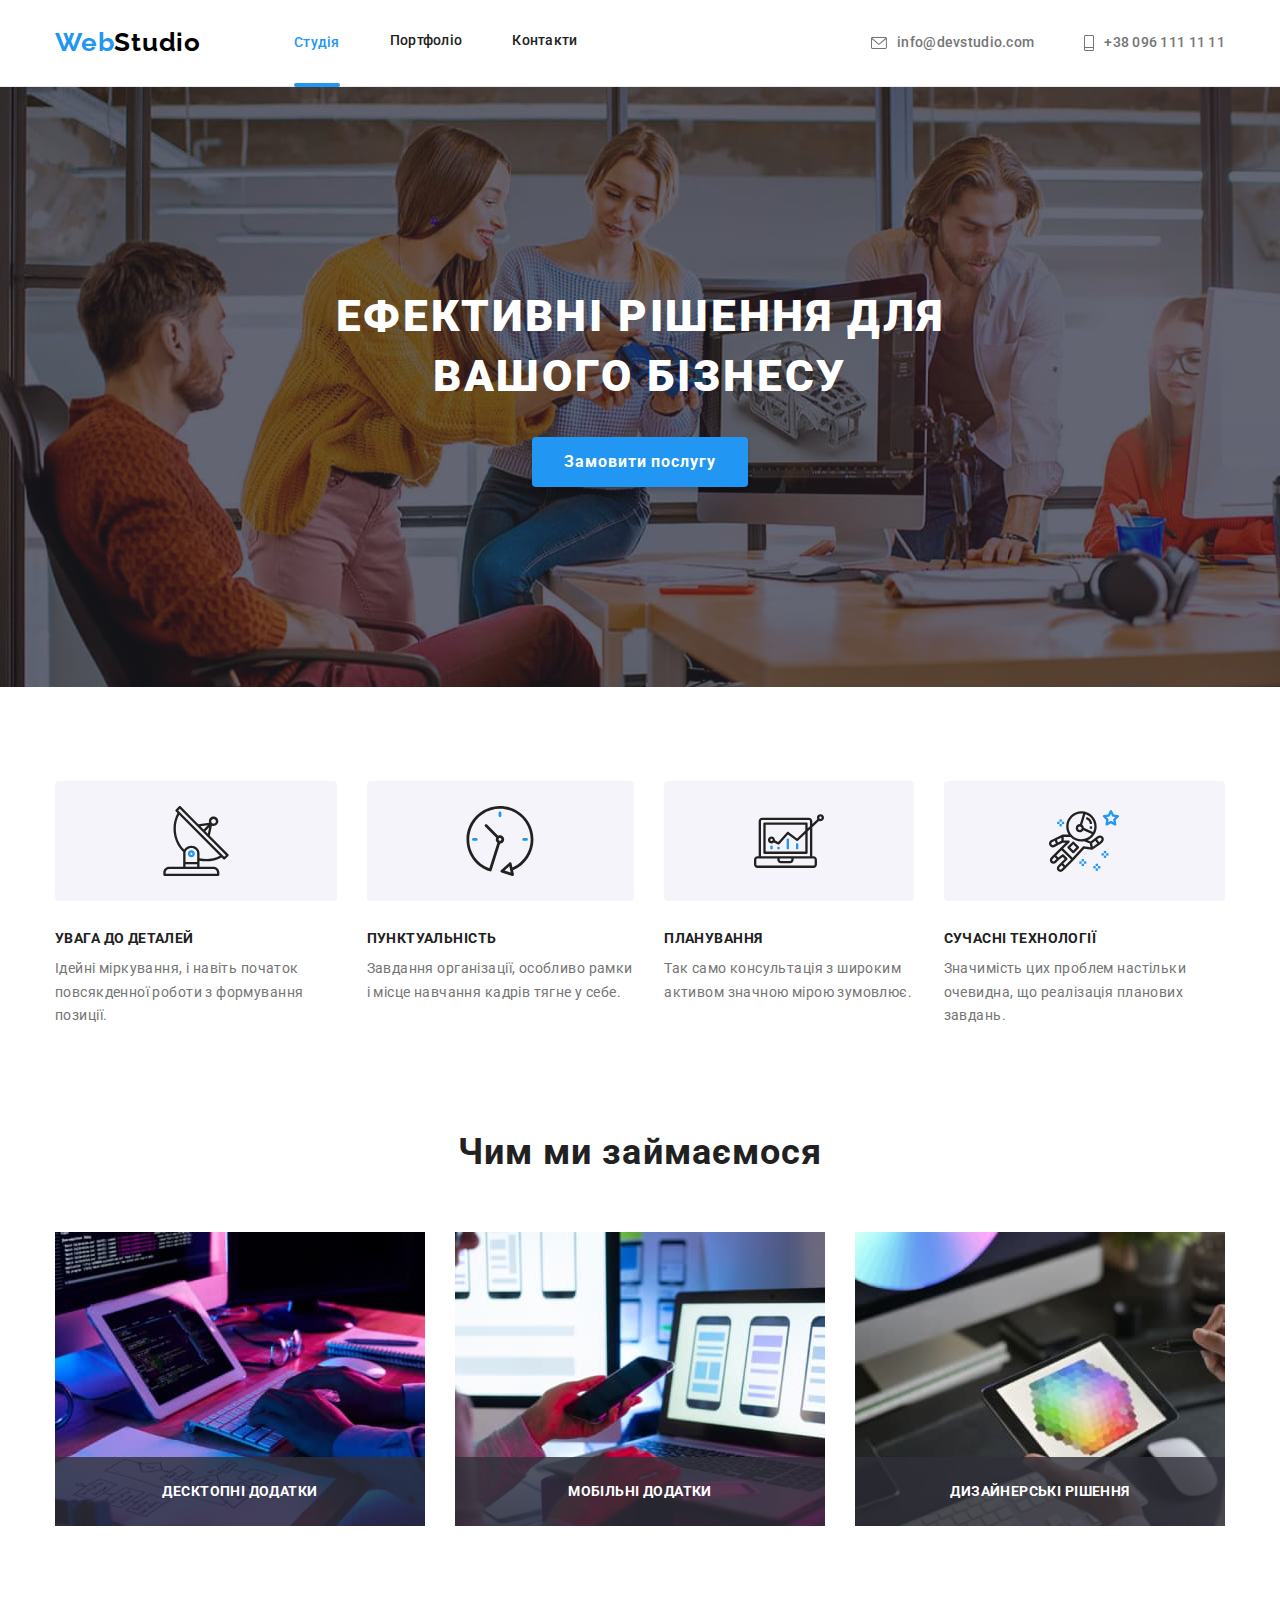
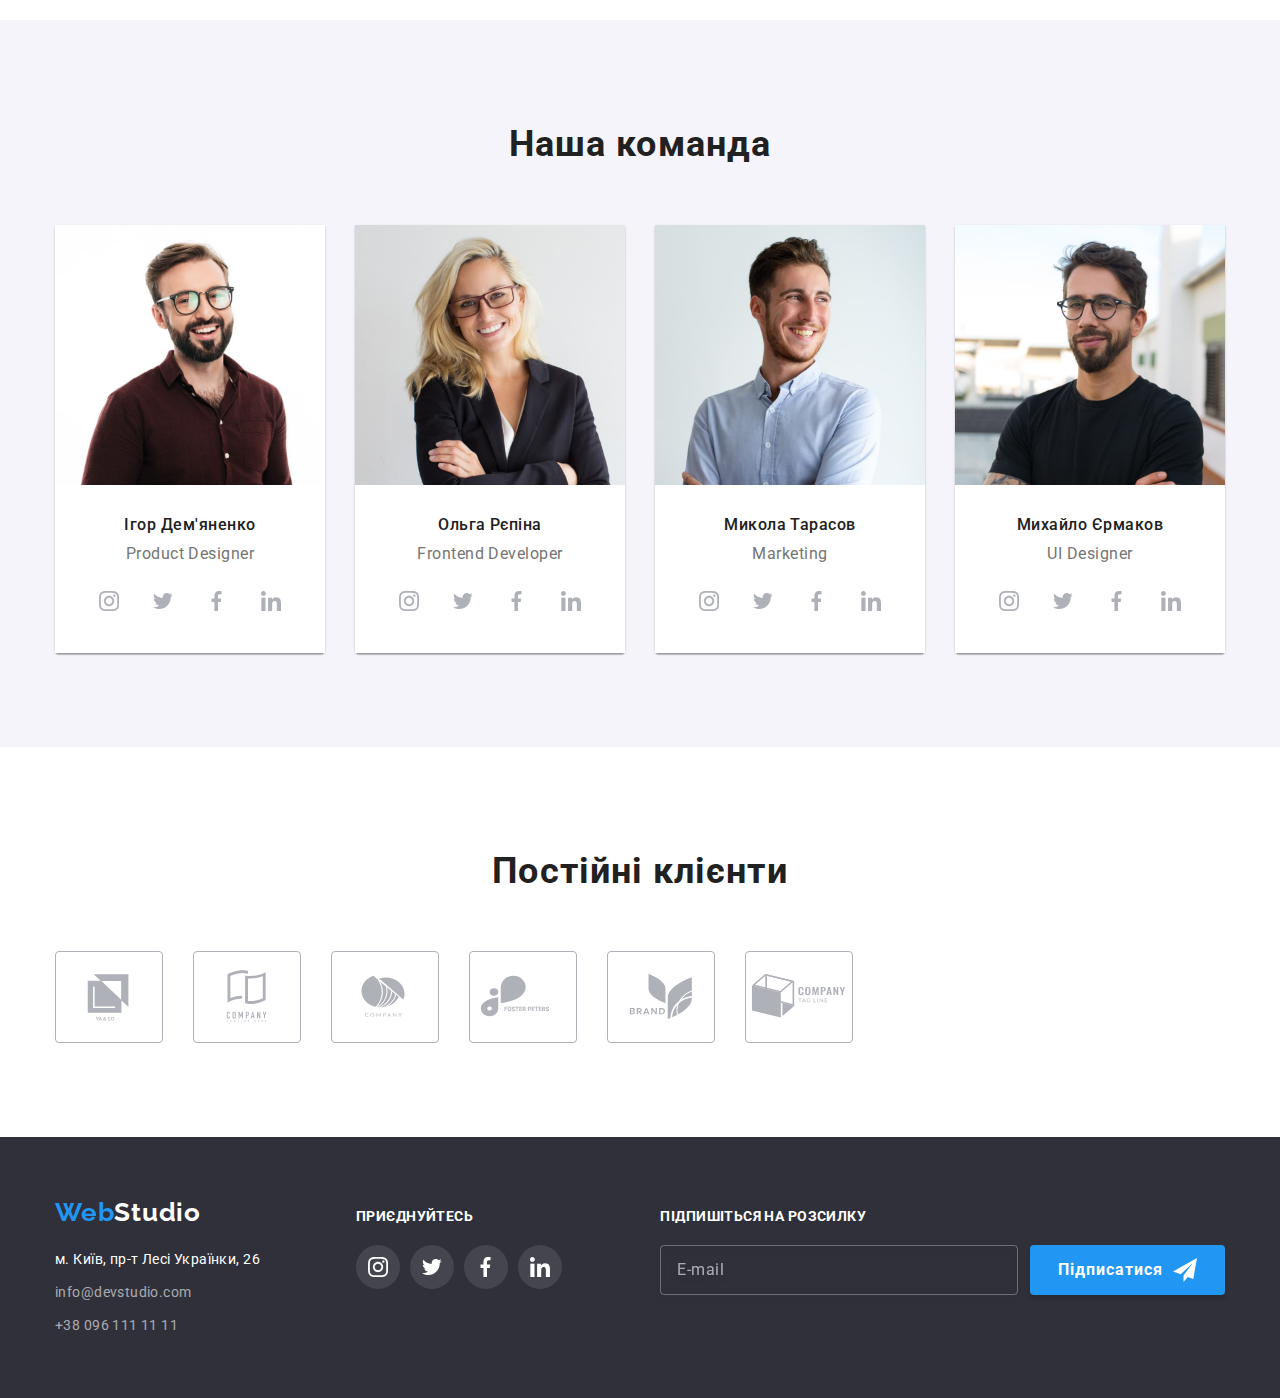
<file: index.html>
<!DOCTYPE html>
<html lang="uk">
  <head>
    <meta charset="UTF-8" />
    <meta http-equiv="X-UA-Compatible" content="IE=edge" />
    <meta name="viewport" content="width=device-width, initial-scale=1.0" />
    <link rel="preconnect" href="https://fonts.googleapis.com" />
    <link rel="preconnect" href="https://fonts.gstatic.com" crossorigin />
    <link
      href="https://fonts.googleapis.com/css2?family=Raleway:wght@700&family=Roboto:wght@400;500;700;900&display=swap"
      rel="stylesheet"
    />
    <link
      rel="stylesheet"
      href="https://cdnjs.cloudflare.com/ajax/libs/modern-normalize/1.1.0/modern-normalize.min.css"
    />
    <link rel="stylesheet" href="./css/styles.css" />
    <title>Студія</title>
  </head>
  <body>
    <header class="header-section">
      <div class="container flex-container">
        <a class="logo" href="./index.html"><span>Web</span>Studio</a>
        <nav>
          <ul class="site-nav list">
            <li><a class="link current-page" href="./index.html">Студія</a></li>
            <li><a class="link" href="./portfolio.html">Портфоліо</a></li>
            <li><a class="link" href="">Контакти</a></li>
          </ul>
        </nav>

        <ul class="contact-list list">
          <li>
            <a class="link" href="mailto:info@devstudio.com">
              <svg class="icon icon-envelope">
                <use href="./images/icons.svg#icon-envelope"></use>
              </svg>
              <span>info@devstudio.com</span>
            </a>
          </li>
          <li>
            <a class="link" href="tel:+380961111111">
              <svg class="icon icon-telephone">
                <use href="./images/icons.svg#icon-telephone"></use>
              </svg>
              <span>+38 096 111 11 11</span>
            </a>
          </li>
        </ul>
      </div>
    </header>
    <main>
      <section class="hero-section">
        <div class="container">
          <h1 class="hero-title">Ефективні рішення для <br />вашого бізнесу</h1>
          <button class="hero-button" type="button" data-modal-open>Замовити послугу</button>
        </div>
      </section>

      <section class="advantages-section">
        <div class="container">
          <h2 class="section-title title visually-hidden">Наші переваги</h2>
          <ul class="advantages-list list">
            <li class="advantages-item">
              <div class="icon-container">
                <svg class="icon icon-antenna">
                  <use href="./images/icons.svg#icon-antenna"></use>
                </svg>
              </div>
              <h3 class="title">УВАГА ДО ДЕТАЛЕЙ</h3>
              <p>Ідейні міркування, і навіть початок повсякденної роботи з формування позиції.</p>
            </li>
            <li class="advantages-item">
              <div class="icon-container">
                <svg class="icon">
                  <use href="./images/icons.svg#icon-clock"></use>
                </svg>
              </div>
              <h3 class="title">ПУНКТУАЛЬНІСТЬ</h3>
              <p>Завдання організації, особливо рамки і місце навчання кадрів тягне у себе.</p>
            </li>
            <li class="advantages-item">
              <div class="icon-container">
                <svg class="icon">
                  <use href="./images/icons.svg#icon-diagram"></use>
                </svg>
              </div>
              <h3 class="title">ПЛАНУВАННЯ</h3>
              <p>Так само консультація з широким активом значною мірою зумовлює.</p>
            </li>
            <li class="advantages-item">
              <div class="icon-container">
                <svg class="icon">
                  <use href="./images/icons.svg#icon-astronaut"></use>
                </svg>
              </div>
              <h3 class="title">СУЧАСНІ ТЕХНОЛОГІЇ</h3>
              <p>Значимість цих проблем настільки очевидна, що реалізація планових завдань.</p>
            </li>
          </ul>
        </div>
      </section>

      <section class="tech-section">
        <div class="container">
          <h2 class="section-title title">Чим ми займаємося</h2>
          <ul class="list">
            <li class="list-item">
              <img
                class="list-item-img"
                src="./images/img1.jpg"
                alt="Чоловік працює на ноутбуці"
                width="370"
              />
              <h3 class="description">Десктопні додатки</h3>
            </li>
            <li class="list-item">
              <img
                class="list-item-img"
                src="./images/img2.jpg"
                alt="Дівчина працює на ноутбуці"
                width="370"
              />
              <h3 class="description">Мобільні додатки</h3>
            </li>
            <li class="list-item">
              <img
                class="list-item-img"
                src="./images/img3.jpg"
                alt="Дівчина працює на планшеті"
                width="370"
              />
              <h3 class="description">Дизайнерські рішення</h3>
            </li>
          </ul>
        </div>
      </section>

      <section class="team-section">
        <div class="container">
          <h2 class="section-title title">Наша команда</h2>
          <ul class="list">
            <li class="team-item">
              <img src="./images/photo1.jpg" alt="Фото Ігоря Дем'яненко" width="270" />
              <div class="description">
                <h3>Ігор Дем'яненко</h3>
                <p lang="en">Product Designer</p>
                <ul class="soc-links list">
                  <li class="soc-link-item">
                    <a class="link" href="" target="_blank" rel="noreferrer noopener">
                      <svg class="icon">
                        <use href="./images/icons.svg#icon-instagram"></use>
                      </svg>
                    </a>
                  </li>
                  <li class="soc-link-item">
                    <a class="link" href="" target="_blank" rel="noreferrer noopener">
                      <svg class="icon">
                        <use href="./images/icons.svg#icon-twitter"></use>
                      </svg>
                    </a>
                  </li>
                  <li class="soc-link-item">
                    <a class="link" href="" target="_blank" rel="noreferrer noopener">
                      <svg class="icon">
                        <use href="./images/icons.svg#icon-facebook"></use>
                      </svg>
                    </a>
                  </li>
                  <li class="soc-link-item">
                    <a class="link" href="" target="_blank" rel="noreferrer noopener">
                      <svg class="icon">
                        <use href="./images/icons.svg#icon-linkedin"></use>
                      </svg>
                    </a>
                  </li>
                </ul>
              </div>
            </li>
            <li class="team-item">
              <img src="./images/photo2.jpg" alt="Фото Ольги Рєпіноъ" width="270" />
              <div class="description">
                <h3>Ольга Рєпіна</h3>
                <p lang="en">Frontend Developer</p>
                <ul class="soc-links list">
                  <li class="soc-link-item">
                    <a class="link" href="" target="_blank" rel="noreferrer noopener">
                      <svg class="icon">
                        <use href="./images/icons.svg#icon-instagram"></use>
                      </svg>
                    </a>
                  </li>
                  <li class="soc-link-item">
                    <a class="link" href="" target="_blank" rel="noreferrer noopener">
                      <svg class="icon">
                        <use href="./images/icons.svg#icon-twitter"></use>
                      </svg>
                    </a>
                  </li>
                  <li class="soc-link-item">
                    <a class="link" href="" target="_blank" rel="noreferrer noopener">
                      <svg class="icon">
                        <use href="./images/icons.svg#icon-facebook"></use>
                      </svg>
                    </a>
                  </li>
                  <li class="soc-link-item">
                    <a class="link" href="" target="_blank" rel="noreferrer noopener">
                      <svg class="icon">
                        <use href="./images/icons.svg#icon-linkedin"></use>
                      </svg>
                    </a>
                  </li>
                </ul>
              </div>
            </li>
            <li class="team-item">
              <img src="./images/photo3.jpg" alt="Фото Миколи Тарасова" width="270" />
              <div class="description">
                <h3>Микола Тарасов</h3>
                <p lang="en">Marketing</p>
                <ul class="list soc-links">
                  <li class="soc-link-item">
                    <a class="link" href="" target="_blank" rel="noreferrer noopener">
                      <svg class="icon">
                        <use href="./images/icons.svg#icon-instagram"></use>
                      </svg>
                    </a>
                  </li>
                  <li class="soc-link-item">
                    <a class="link" href="" target="_blank" rel="noreferrer noopener">
                      <svg class="icon">
                        <use href="./images/icons.svg#icon-twitter"></use>
                      </svg>
                    </a>
                  </li>
                  <li class="soc-link-item">
                    <a class="link" href="" target="_blank" rel="noreferrer noopener">
                      <svg class="icon">
                        <use href="./images/icons.svg#icon-facebook"></use>
                      </svg>
                    </a>
                  </li>
                  <li class="soc-link-item">
                    <a class="link" href="" target="_blank" rel="noreferrer noopener">
                      <svg class="icon">
                        <use href="./images/icons.svg#icon-linkedin"></use>
                      </svg>
                    </a>
                  </li>
                </ul>
              </div>
            </li>
            <li class="team-item">
              <img src="./images/photo4.jpg" alt="Фото Михайла Єрмакова" width="270" />
              <div class="description">
                <h3>Михайло Єрмаков</h3>
                <p lang="en">UI Designer</p>
                <ul class="list soc-links">
                  <li class="soc-link-item">
                    <a class="link" href="" target="_blank" rel="noreferrer noopener">
                      <svg class="icon">
                        <use href="./images/icons.svg#icon-instagram"></use>
                      </svg>
                    </a>
                  </li>
                  <li class="soc-link-item">
                    <a class="link" href="" target="_blank" rel="noreferrer noopener">
                      <svg class="icon">
                        <use href="./images/icons.svg#icon-twitter"></use>
                      </svg>
                    </a>
                  </li>
                  <li class="soc-link-item">
                    <a class="link" href="" target="_blank" rel="noreferrer noopener">
                      <svg class="icon">
                        <use href="./images/icons.svg#icon-facebook"></use>
                      </svg>
                    </a>
                  </li>
                  <li class="soc-link-item">
                    <a class="link" href="" target="_blank" rel="noreferrer noopener">
                      <svg class="icon">
                        <use href="./images/icons.svg#icon-linkedin"></use>
                      </svg>
                    </a>
                  </li>
                </ul>
              </div>
            </li>
          </ul>
        </div>
      </section>

      <section class="customers-section">
        <div class="container">
          <h2 class="section-title title">Постійні клієнти</h2>
          <ul class="customer-list list">
            <li class="customer-list-item">
              <a class="link" href="" target="_blank" rel="noreferrer noopener">
                <svg class="icon">
                  <use href="./images/icons.svg#icon-logo1"></use>
                </svg>
              </a>
            </li>
            <li class="customer-list-item">
              <a class="link" href="" target="_blank" rel="noreferrer noopener">
                <svg class="icon">
                  <use href="./images/icons.svg#icon-logo2"></use>
                </svg>
              </a>
            </li>
            <li class="customer-list-item">
              <a class="link" href="" target="_blank" rel="noreferrer noopener">
                <svg class="icon">
                  <use href="./images/icons.svg#icon-logo3"></use>
                </svg>
              </a>
            </li>
            <li class="customer-list-item">
              <a class="link" href="" target="_blank" rel="noreferrer noopener">
                <svg class="icon">
                  <use href="./images/icons.svg#icon-logo4"></use>
                </svg>
              </a>
            </li>
            <li class="customer-list-item">
              <a class="link" href="" target="_blank" rel="noreferrer noopener">
                <svg class="icon">
                  <use href="./images/icons.svg#icon-logo5"></use>
                </svg>
              </a>
            </li>
            <li class="customer-list-item">
              <a class="link" href="" target="_blank" rel="noreferrer noopener">
                <svg class="icon">
                  <use href="./images/icons.svg#icon-logo6"></use>
                </svg>
              </a>
            </li>
          </ul>
        </div>
      </section>
    </main>
    <footer class="footer-section">
      <div class="container flex-container">
        <div>
          <a class="logo bottom-logo" href="./index.html"><span>Web</span>Studio</a>
          <address>
            <ul class="contacts-list list">
              <li>
                <a
                  class="location"
                  href="https://goo.gl/maps/dQAe8nqUbJTvhjw89"
                  target="_blank"
                  rel="noreferrer noopener"
                >
                  м. Київ, пр-т Лесі Українки, 26
                </a>
              </li>
              <li><a class="mail" href="mailto:info@devstudio.com">info@devstudio.com</a></li>
              <li><a class="tel" href="tel:+380961111111">+38 096 111 11 11</a></li>
            </ul>
          </address>
        </div>
        <div>
          <h3 class="title">приєднуйтесь</h3>
          <ul class="soc-links list">
            <li class="soc-link-item">
              <a class="link" href="" target="_blank" rel="noreferrer noopener">
                <svg class="icon">
                  <use href="./images/icons.svg#icon-instagram"></use>
                </svg>
              </a>
            </li>
            <li class="soc-link-item">
              <a class="link" href="" target="_blank" rel="noreferrer noopener">
                <svg class="icon">
                  <use href="./images/icons.svg#icon-twitter"></use>
                </svg>
              </a>
            </li>
            <li class="soc-link-item">
              <a class="link" href="" target="_blank" rel="noreferrer noopener">
                <svg class="icon">
                  <use href="./images/icons.svg#icon-facebook"></use>
                </svg>
              </a>
            </li>
            <li class="soc-link-item">
              <a class="link" href="" target="_blank" rel="noreferrer noopener">
                <svg class="icon">
                  <use href="./images/icons.svg#icon-linkedin"></use>
                </svg>
              </a>
            </li>
          </ul>
        </div>
        <div class="form-box">
          <h3 class="title">Підпишіться на розсилку</h3>
          <form class="form" action="#">
            <input type="email" name="email" placeholder="E-mail" />
            <button type="submit">
              Підписатися
              <svg class="icon-send">
                <use href="./images/icons.svg#icon-send"></use>
              </svg>
            </button>
          </form>
        </div>
      </div>
    </footer>
    <div class="backdrop is-hidden" data-modal>
      <div class="modal">
        <button class="modal-close" data-modal-close>
          <svg class="cross">
            <use href="./images/icons.svg#icon-close"></use>
          </svg>
        </button>

        <form class="form" action="#">
          <p class="form-title">Залиште свої дані, ми вам передзвонимо</p>
          <div class="form-field">
            <label class="form-label" for="user-name">Ім'я </label>
            <div class="form-box">
              <input class="form-input" id="user-name" type="text" name="name" />
              <svg class="form-icon">
                <use href="./images/icons.svg#icon-person"></use>
              </svg>
            </div>
          </div>

          <div class="form-field">
            <label class="form-label" for="user-tel">Телефон</label>
            <div class="form-box">
              <input class="form-input" id="user-tel" type="tel" name="tel" />

              <svg class="form-icon">
                <use href="./images/icons.svg#icon-phone"></use>
              </svg>
            </div>
          </div>

          <div class="form-field">
            <label class="form-label" for="user-email">Пошта</label>
            <div class="form-box">
              <input class="form-input" id="user-email" type="email" name="email" />
              <svg class="form-icon">
                <use href="./images/icons.svg#icon-email"></use>
              </svg>
            </div>
          </div>

          <div class="form-field textarea">
            <label class="form-label" for="user-coment">Коментар</label>
            <textarea
              class="form-textarea"
              id="user-coment"
              name="coment"
              placeholder="Введіть текст"
            ></textarea>
          </div>

          <div class="form-field checkbox">
            <input
              class="checkbox visually-hidden"
              type="checkbox"
              id="user-agreement"
              name="agreement"
            />
            <label class="form-label" for="user-agreement">
              <span class="icon">
                <svg>
                  <use href="./images/icons.svg#icon-check"></use>
                </svg>
              </span>
              <span class="title">
                Погоджуюся з розсилкою та приймаю
                <a class="agreement-link" href="">Умови договору</a>
              </span>
            </label>
          </div>
          <button type="submit">Відправити</button>
        </form>
      </div>
    </div>

    <script src="./js/modal.js"></script>
  </body>
</html>
</file>
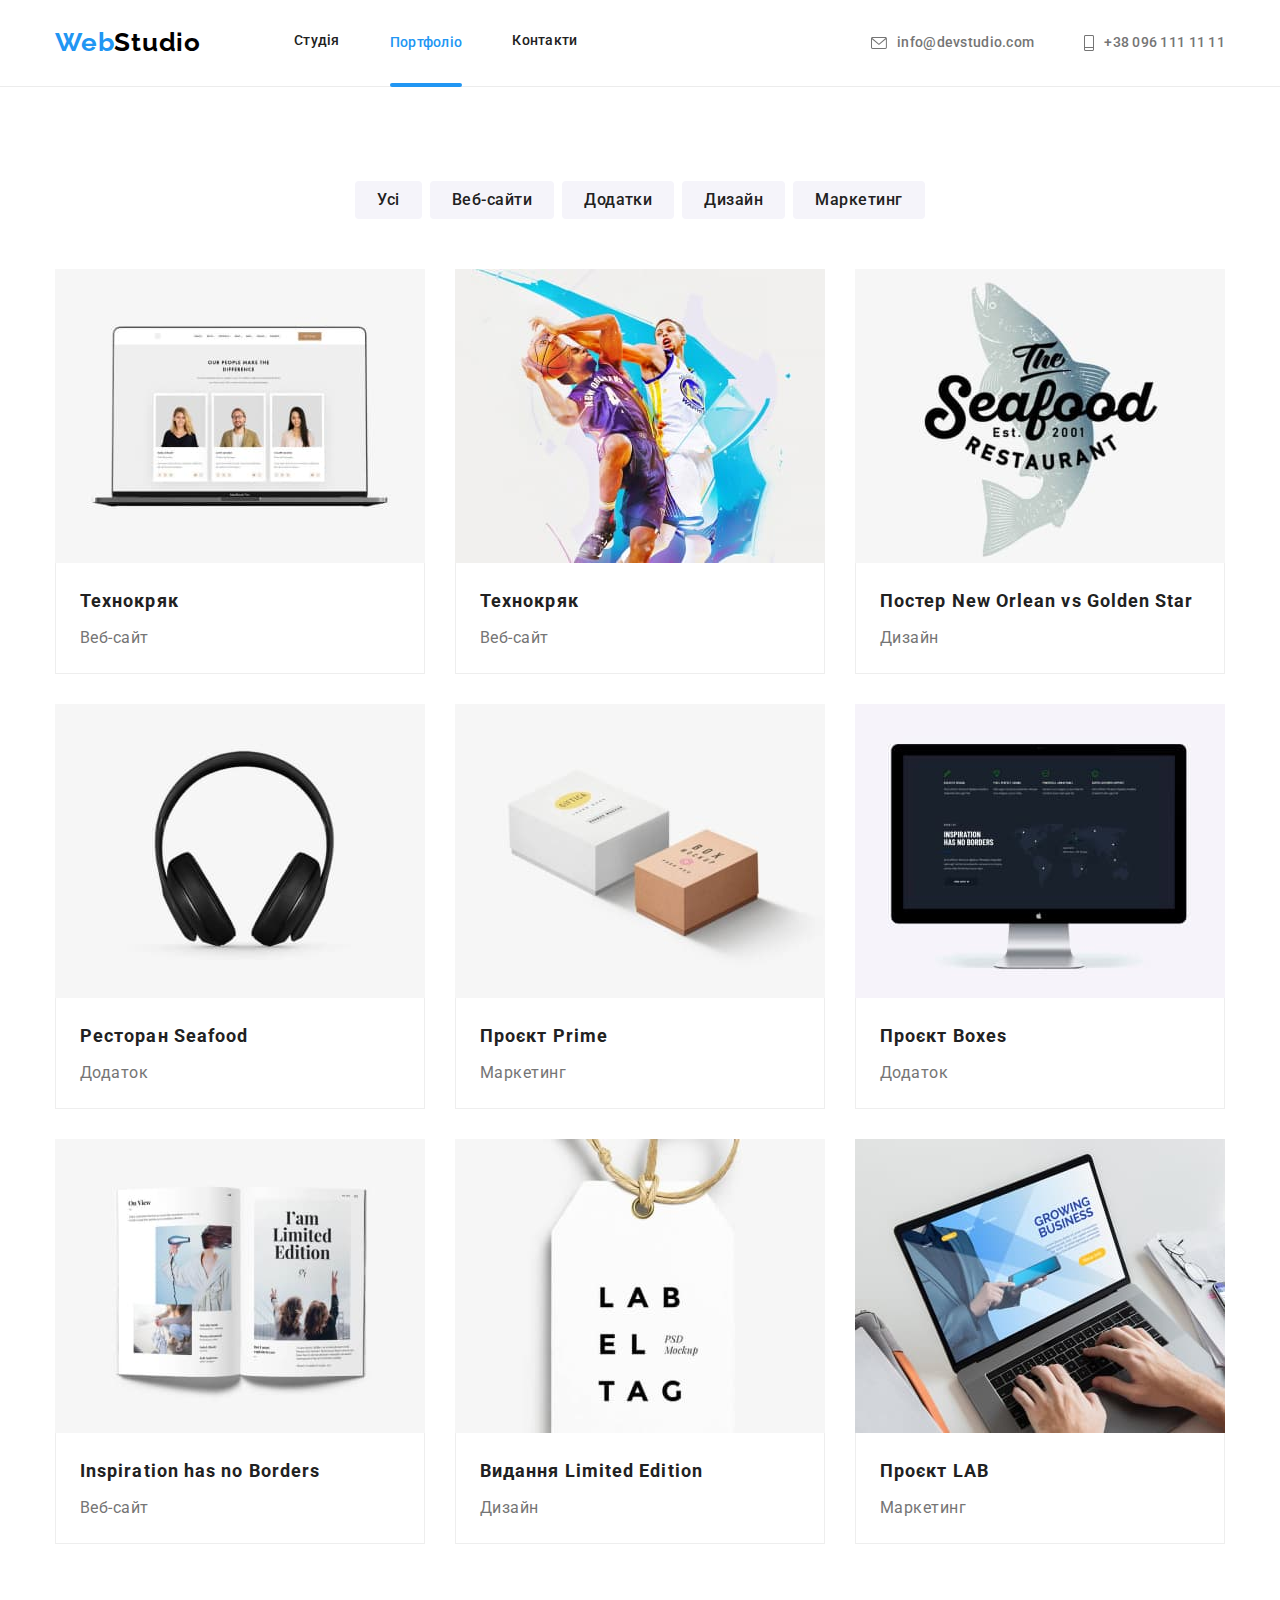
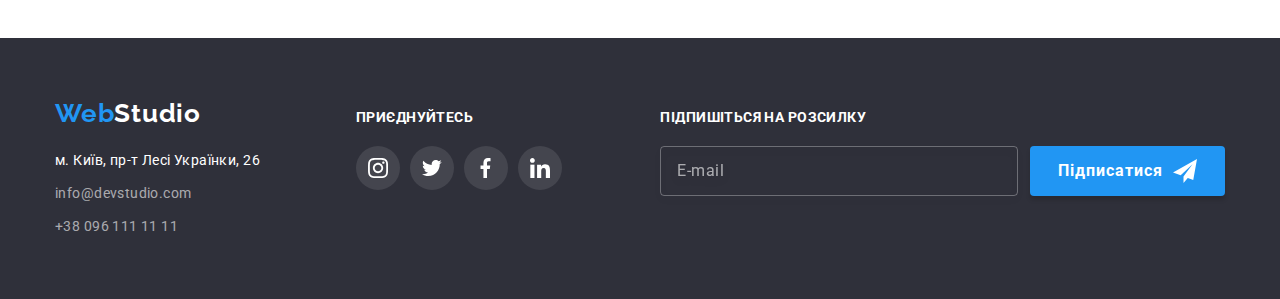
<file: portfolio.html>
<!DOCTYPE html>
<html lang="en">
  <head>
    <meta charset="UTF-8" />
    <meta http-equiv="X-UA-Compatible" content="IE=edge" />
    <meta name="viewport" content="width=device-width, initial-scale=1.0" />
    <link rel="preconnect" href="https://fonts.googleapis.com" />
    <link rel="preconnect" href="https://fonts.gstatic.com" crossorigin />
    <link
      href="https://fonts.googleapis.com/css2?family=Raleway:wght@700&family=Roboto:wght@400;500;700;900&display=swap"
      rel="stylesheet"
    />
    <link
      rel="stylesheet"
      href="https://cdnjs.cloudflare.com/ajax/libs/modern-normalize/1.1.0/modern-normalize.min.css"
    />
    <link rel="stylesheet" href="./css/styles.css" />
    <title>Портфоліо</title>
  </head>
  <body>
    <header class="header-section">
      <div class="container flex-container">
        <a class="logo" href="./index.html"><span>Web</span>Studio</a>
        <nav>
          <ul class="site-nav list flex-container">
            <li><a class="link" href="./index.html">Студія</a></li>
            <li><a class="link current-page" href="./portfolio.html">Портфоліо</a></li>
            <li><a class="link" href="">Контакти</a></li>
          </ul>
        </nav>

        <ul class="contact-list list">
          <li>
            <a class="link" href="mailto:info@devstudio.com">
              <svg class="icon icon-envelope">
                <use href="./images/icons.svg#icon-envelope"></use>
              </svg>
              <span>info@devstudio.com</span>
            </a>
          </li>
          <li>
            <a class="link" href="tel:+380961111111">
              <svg class="icon icon-telephone">
                <use href="./images/icons.svg#icon-telephone"></use>
              </svg>
              <span>+38 096 111 11 11</span>
            </a>
          </li>
        </ul>
      </div>
    </header>
    <main>
      <section class="portfolio-section">
        <div class="container">
          <h1 class="section-title title visually-hidden">Портфоліо</h1>
          <ul class="buttons-switches list">
            <li><button class="buttons-switches-item" type="button">Усі</button></li>
            <li><button class="buttons-switches-item" type="button">Веб-сайти</button></li>
            <li><button class="buttons-switches-item" type="button">Додатки</button></li>
            <li><button class="buttons-switches-item" type="button">Дизайн</button></li>
            <li><button class="buttons-switches-item" type="button">Маркетинг</button></li>
          </ul>

          <ul class="portfolio-list list">
            <li class="portfolio-item">
              <a href="">
                <div class="portfolio-item-imgbox">
                  <img src="./images/portfolio1.jpg" alt="Фото Ольги Рєпіноъ" width="370" />
                  <p class="overlay">
                    Ресурс пропонує комплексні пропозиції з різним рівнем функціоналу та сервісів.
                    Все це дозволить відвідувачу отримати вичерпні відомості про компанію чи
                    приватну особу.
                  </p>
                </div>

                <div class="portfolio-item-block">
                  <h2 class="portfolio-item-name">Технокряк</h2>
                  <p class="portfolio-item-description">Веб-сайт</p>
                </div>
              </a>
            </li>
            <li class="portfolio-item">
              <a href="">
                <div class="portfolio-item-imgbox">
                  <img src="./images/portfolio2.jpg" alt="Фото Ольги Рєпіноъ" width="370" />
                  <p class="overlay">
                    Ресурс пропонує комплексні пропозиції з різним рівнем функціоналу та сервісів.
                    Все це дозволить відвідувачу отримати вичерпні відомості про компанію чи
                    приватну особу.
                  </p>
                </div>
                <div class="portfolio-item-block">
                  <h2 class="portfolio-item-name">Технокряк</h2>
                  <p class="portfolio-item-description">Веб-сайт</p>
                </div>
              </a>
            </li>
            <li class="portfolio-item">
              <a href="">
                <div class="portfolio-item-imgbox">
                  <img src="./images/portfolio3.jpg" alt="Фото Миколи Тарасова" width="370" />

                  <p class="overlay">
                    Ресурс пропонує комплексні пропозиції з різним рівнем функціоналу та сервісів.
                    Все це дозволить відвідувачу отримати вичерпні відомості про компанію чи
                    приватну особу.
                  </p>
                </div>
                <div class="portfolio-item-block">
                  <h2 class="portfolio-item-name">Постер New Orlean vs Golden Star</h2>
                  <p class="portfolio-item-description">Дизайн</p>
                </div>
              </a>
            </li>
            <li class="portfolio-item">
              <a href="">
                <div class="portfolio-item-imgbox">
                  <img src="./images/portfolio4.jpg" alt="Фото Михайла Єрмакова" width="370" />
                  <p class="overlay">
                    Ресурс пропонує комплексні пропозиції з різним рівнем функціоналу та сервісів.
                    Все це дозволить відвідувачу отримати вичерпні відомості про компанію чи
                    приватну особу.
                  </p>
                </div>
                <div class="portfolio-item-block">
                  <h2 class="portfolio-item-name">Ресторан Seafood</h2>
                  <p class="portfolio-item-description">Додаток</p>
                </div>
              </a>
            </li>
            <li class="portfolio-item">
              <a href="">
                <div class="portfolio-item-imgbox">
                  <img src="./images/portfolio5.jpg" alt="Фото Ігоря Дем'яненко" width="370" />
                  <p class="overlay">
                    Ресурс пропонує комплексні пропозиції з різним рівнем функціоналу та сервісів.
                    Все це дозволить відвідувачу отримати вичерпні відомості про компанію чи
                    приватну особу.
                  </p>
                </div>
                <div class="portfolio-item-block">
                  <h2 class="portfolio-item-name">Проєкт Prime</h2>
                  <p class="portfolio-item-description">Маркетинг</p>
                </div>
              </a>
            </li>
            <li class="portfolio-item">
              <a href="">
                <div class="portfolio-item-imgbox">
                  <img src="./images/portfolio6.jpg" alt="Фото Ігоря Дем'яненко" width="370" />
                  <p class="overlay">
                    Ресурс пропонує комплексні пропозиції з різним рівнем функціоналу та сервісів.
                    Все це дозволить відвідувачу отримати вичерпні відомості про компанію чи
                    приватну особу.
                  </p>
                </div>
                <div class="portfolio-item-block">
                  <h2 class="portfolio-item-name">Проєкт Boxes</h2>
                  <p class="portfolio-item-description">Додаток</p>
                </div>
              </a>
            </li>
            <li class="portfolio-item">
              <a href="">
                <div class="portfolio-item-imgbox">
                  <img src="./images/portfolio7.jpg" alt="Фото Ольги Рєпіноъ" width="370" />
                  <p class="overlay">
                    Ресурс пропонує комплексні пропозиції з різним рівнем функціоналу та сервісів.
                    Все це дозволить відвідувачу отримати вичерпні відомості про компанію чи
                    приватну особу.
                  </p>
                </div>
                <div class="portfolio-item-block">
                  <h2 class="portfolio-item-name" class="portfolio-item-name" lang="en">
                    Inspiration has no Borders
                  </h2>
                  <p class="portfolio-item-description">Веб-сайт</p>
                </div>
              </a>
            </li>
            <li class="portfolio-item">
              <a href="">
                <div class="portfolio-item-imgbox">
                  <img src="./images/portfolio8.jpg" alt="Фото Миколи Тарасова" width="370" />
                  <p class="overlay">
                    Ресурс пропонує комплексні пропозиції з різним рівнем функціоналу та сервісів.
                    Все це дозволить відвідувачу отримати вичерпні відомості про компанію чи
                    приватну особу.
                  </p>
                </div>
                <div class="portfolio-item-block">
                  <h2 class="portfolio-item-name">Видання Limited Edition</h2>
                  <p class="portfolio-item-description">Дизайн</p>
                </div>
              </a>
            </li>
            <li class="portfolio-item">
              <a href="">
                <div class="portfolio-item-imgbox">
                  <img src="./images/portfolio9.jpg" alt="Фото Михайла Єрмакова" width="370" />
                  <p class="overlay">
                    Ресурс пропонує комплексні пропозиції з різним рівнем функціоналу та сервісів.
                    Все це дозволить відвідувачу отримати вичерпні відомості про компанію чи
                    приватну особу.
                  </p>
                </div>
                <div class="portfolio-item-block">
                  <h2 class="portfolio-item-name">Проєкт LAB</h2>
                  <p class="portfolio-item-description">Маркетинг</p>
                </div>
              </a>
            </li>
          </ul>
        </div>
      </section>
    </main>
    <footer class="footer-section">
      <div class="container flex-container">
        <div>
          <a class="logo bottom-logo" href="./index.html"><span>Web</span>Studio</a>
          <address>
            <ul class="contacts-list list">
              <li>
                <a
                  class="location"
                  href="https://goo.gl/maps/dQAe8nqUbJTvhjw89"
                  target="_blank"
                  rel="noreferrer noopener"
                >
                  м. Київ, пр-т Лесі Українки, 26
                </a>
              </li>
              <li><a class="mail" href="mailto:info@devstudio.com">info@devstudio.com</a></li>
              <li><a class="tel" href="tel:+380961111111">+38 096 111 11 11</a></li>
            </ul>
          </address>
        </div>
        <div>
          <h3 class="title">приєднуйтесь</h3>
          <ul class="soc-links list">
            <li class="soc-link-item">
              <a class="link" href="" target="_blank" rel="noreferrer noopener">
                <svg class="icon">
                  <use href="./images/icons.svg#icon-instagram"></use>
                </svg>
              </a>
            </li>
            <li class="soc-link-item">
              <a class="link" href="" target="_blank" rel="noreferrer noopener">
                <svg class="icon">
                  <use href="./images/icons.svg#icon-twitter"></use>
                </svg>
              </a>
            </li>
            <li class="soc-link-item">
              <a class="link" href="" target="_blank" rel="noreferrer noopener">
                <svg class="icon">
                  <use href="./images/icons.svg#icon-facebook"></use>
                </svg>
              </a>
            </li>
            <li class="soc-link-item">
              <a class="link" href="" target="_blank" rel="noreferrer noopener">
                <svg class="icon">
                  <use href="./images/icons.svg#icon-linkedin"></use>
                </svg>
              </a>
            </li>
          </ul>
        </div>
        <div class="form-box">
          <h3 class="title">Підпишіться на розсилку</h3>
          <form class="form" action="#">
            <input type="email" name="email" placeholder="E-mail" />
            <button type="submit">
              Підписатися
              <svg class="icon-send">
                <use href="./images/icons.svg#icon-send"></use>
              </svg>
            </button>
          </form>
        </div>
      </div>
    </footer>
  </body>
</html>
</file>
<file: css/styles.css>
:root {
  /* текст, фон, виділення */
  --hero-title-color: #ffffff;
  --primary-bg-color: #ffffff;
  --button-bg-color: #f5f4fa;
  --section-color2: #f5f4fa;
  --prymary-border-color: #ececec;
  --primary-text-color: #757575;
  --soc-link-color: #afb1b8;
  --section-color: #2f303a;
  --button-color: #212121;
  --title-color: #212121;
  --logo-color: #000000;
  --accent-color: #2196f3;
}
html {
  box-sizing: border-box;
}
*,
*::after,
*::before {
  box-sizing: inherit;
}

h1,
h2,
h3,
h4,
h5,
h6,
p,
ul {
  margin: 0;
  padding: 0;
  border: 0;
  outline: 0;
}

/* common styles */

body {
  font-family: Roboto, sans-serif;
  font-size: 14px;
  color: var(--primary-text-color);
  line-height: 1.71;
  background-color: var(--primary-bg-color);
  margin: 0;
}

button {
  display: inline-block;

  font-family: inherit;
  border: none;
  text-decoration: none;
  cursor: pointer;
}

.visually-hidden {
  position: absolute;
  width: 1px;
  height: 1px;
  margin: -1px;
  border: 0;
  padding: 0;
  white-space: nowrap;
  clip-path: inset(100%);
  clip: rect(0 0 0 0);
  overflow: hidden;
}

.container {
  width: 1200px;
  margin-left: auto;
  margin-right: auto;
  padding-left: 15px;
  padding-right: 15px;
}

.advantages-section,
.tech-section,
.team-section,
.portfolio-section,
.customers-section {
  padding-bottom: 94px;
}

.team-section,
.advantages-section,
.portfolio-section,
.customers-section {
  padding-top: 94px;
}

.flex-container {
  display: flex;
  align-items: center;
}

.list {
  list-style: none;
}

.title {
  color: var(--title-color);
  font-weight: 700;
}

.section-title {
  font-size: 36px;
  letter-spacing: 0.03em;
  line-height: 1.67;
  text-align: center;
}

.contact-list {
  display: flex;
  align-items: center;
  gap: 50px;
}

/* header */

.header-section {
  padding-top: 25px;
  padding-bottom: 25px;
  border-bottom: 1px solid var(--prymary-border-color);
}

.site-nav > li .current-page {
  color: var(--accent-color);
  position: relative;
}

.site-nav > li .link.current-page::after,
.site-nav > li .link::after {
  content: '';
  display: block;
  width: 100%;
  height: 4px;
}

.site-nav > li .link.current-page::after {
  position: absolute;
  left: 0;
  bottom: -36px;
  transform: scaleX(1);
}

.site-nav > li .link::after {
  position: relative;
  left: 0;
  bottom: -36px;

  background: var(--accent-color);
  border-radius: 2px;
  transform: scaleX(0);
  transition: transform 250ms cubic-bezier(0.4, 0, 0.2, 1);
}

.site-nav > li .link:hover::after {
  transform: scaleX(1);
}

.site-nav {
  display: flex;
  align-items: center;
  gap: 50px;
}

.logo {
  display: flex;
  margin-right: 93px;

  font-family: Raleway, sans-serif;
  font-size: 26px;
  font-weight: 700;
  letter-spacing: 0.03em;
  color: var(--logo-color);
  line-height: 1.38;
  text-decoration: none;
}

.logo span {
  color: var(--accent-color);
}

.header-section .link {
  display: block;

  font-weight: 500;
  line-height: 1.14;
  letter-spacing: 0.02em;
  text-decoration: none;

  transition: color 250ms cubic-bezier(0.4, 0, 0.2, 1);
}

.header-section .link:hover,
.header-section .link:focus {
  color: var(--accent-color);
}

.site-nav .link {
  color: var(--title-color);
}

.contact-list {
  margin-left: auto;
}

.contact-list .link {
  display: flex;
  align-items: center;
  gap: 10px;

  color: var(--primary-text-color);
}

.contact-list .icon {
  fill: currentColor;
}

.icon-telephone {
  width: 10px;
  height: 16px;
}

.icon-envelope {
  width: 16px;
  height: 12px;
}

/* hero-section */

.hero-section {
  text-align: center;
  padding-top: 200px;
  padding-bottom: 200px;
}

.hero-title {
  margin-bottom: 30px;
  text-align: center;
  color: var(--hero-title-color);
  font-weight: 900;
  font-size: 44px;
  line-height: 1.36;
  text-transform: uppercase;
  letter-spacing: 0.06em;
}

.hero-section {
  max-width: 1600px;
  margin-left: auto;
  margin-right: auto;
  background-image: linear-gradient(to right, rgba(47, 48, 58, 0.4), rgba(47, 48, 58, 0.4)),
    url('../images/hero.jpg');
}

.hero-button {
  padding-right: 32px;
  padding-left: 32px;
  padding-top: 10px;
  padding-bottom: 10px;

  cursor: pointer;
  background-color: var(--accent-color);
  color: var(--hero-title-color);
  font-weight: 700;
  font-size: 16px;
  line-height: 1.88;
  letter-spacing: 0.06em;
  box-shadow: 0px 4px 4px rgba(0, 0, 0, 0.15);
  border-radius: 4px;
}

/* advantages-section */

.advantages-list {
  display: flex;
  gap: 30px;
}

.advantages-item {
  width: calc((100%-90px) / 4);
}

.advantages-item .title {
  margin-bottom: 10px;
  font-size: 14px;
  letter-spacing: 0.03em;
  line-height: 1.14;
  text-transform: uppercase;
}

.advantages-list p {
  letter-spacing: 0.03em;
}

.advantages-list .icon-container {
  display: flex;
  align-items: center;
  justify-content: center;
  height: 120px;
  margin-bottom: 30px;

  background-color: var(--section-color2);
  border-radius: 4px;
}

.advantages-list .icon-container .icon {
  width: 70px;
  height: 70px;
}

/* tech-section */
.tech-section .title,
.team-section .title {
  margin-bottom: 50px;
}

.tech-section .list {
  display: flex;
  flex-direction: row;
  gap: 30px;
}

.tech-section .list-item-img {
  display: block;
}

.tech-section .list-item {
  position: relative;
}

.tech-section .description {
  position: absolute;
  width: 100%;
  bottom: 0;
  left: 0;

  font-weight: 700;
  font-size: 14px;
  line-height: 1.14;
  text-align: center;
  letter-spacing: 0.03em;
  text-transform: uppercase;
  color: var(--primary-bg-color);
  background: rgba(47, 48, 58, 0.8);
  padding-top: 27px;
  padding-bottom: 27px;
}

/* team-section */

.team-section {
  background-color: var(--section-color2);
}

.team-section .list {
  display: flex;
  gap: 30px;
}

.description {
  padding-top: 30px;
  padding-bottom: 30px;
  background-color: var(--primary-bg-color);
}

.team-item img {
  display: block;
}

.team-item {
  box-shadow: 0px 1px 3px rgba(0, 0, 0, 0.12), 0px 1px 1px rgba(0, 0, 0, 0.14),
    0px 2px 1px rgba(0, 0, 0, 0.2);
  border-radius: 0px 0px 4px 4px;
}

.team-item h3,
.team-item p {
  font-size: 16px;
  letter-spacing: 0.03em;
  line-height: 1.19;
  text-align: center;
}

.team-item h3 {
  margin-bottom: 10px;
  color: var(--title-color);
  font-weight: 500;
}

.soc-links.list {
  display: flex;
  align-items: center;
  margin-top: 16px;

  justify-content: center;
  gap: 10px;
}

.soc-link-item {
  width: 44px;
  height: 44px;
}

.soc-links .link {
  display: flex;
  align-items: center;
  justify-content: center;
  width: 100%;
  height: 100%;
  background-color: var(--primary-bg-color);

  border-radius: 50%;
  color: var(--soc-link-color);

  transition: color 250ms cubic-bezier(0.4, 0, 0.2, 1),
    background-color 250ms cubic-bezier(0.4, 0, 0.2, 1);
}

.soc-links .link:hover,
.soc-links .link:focus {
  color: var(--primary-bg-color);
  background-color: var(--accent-color);
}

.soc-link-item .icon {
  width: 20px;
  height: 20px;
  fill: currentColor;
}

/* customers-section */

.customers-section .customer-list {
  display: flex;
  gap: 30px;
  margin-top: 50px;
}

.customer-list .customer-list-item {
  width: calc((100%-150px) / 6);
  height: 92px;
}

.customers-section .link {
  display: flex;
  justify-content: center;
  align-items: center;
  width: 100%;
  height: 100%;

  color: var(--soc-link-color);
  border: 1px solid var(--soc-link-color);
  border-radius: 4px;

  transition: color 250ms cubic-bezier(0.4, 0, 0.2, 1), border 250ms cubic-bezier(0.4, 0, 0.2, 1);
}

.customers-section .link:hover,
.customers-section .link:focus {
  color: var(--accent-color);
  border: 1px solid var(--accent-color);
}

.customers-section .icon {
  width: 106px;
  height: 60px;
  fill: currentColor;
}

/* footer */

.footer-section {
  padding-top: 60px;
  padding-bottom: 60px;
  background-color: var(--section-color);
}

.bottom-logo {
  display: block;
  margin-right: 0;
  margin-bottom: 20px;
  color: var(--hero-title-color);
  line-height: 1.19;
}

.contacts-list li:not(:last-child) {
  margin-bottom: 9px;
}

.contacts-list a {
  font-style: normal;
  letter-spacing: 0.03em;
  line-height: 1.71;
  text-decoration: none;
}

.location {
  display: block;
  width: 231px;
  color: var(--hero-title-color);
}

.mail,
.tel {
  color: rgba(255, 255, 255, 0.6);
}

.footer-section .flex-container {
  align-items: baseline;
  gap: 70px;
}

.footer-section .title {
  text-transform: uppercase;
  color: var(--primary-bg-color);
  font-size: 14px;
  letter-spacing: 0.03em;
  line-height: 1.14;
}

.footer-section .soc-links {
  margin-top: 20px;
}

.footer-section .soc-links .link {
  background-color: rgba(255, 255, 255, 0.1);
  color: var(--primary-bg-color);

  transition: color 250ms cubic-bezier(0.4, 0, 0.2, 1),
    background-color 250ms cubic-bezier(0.4, 0, 0.2, 1);
}

.footer-section .soc-links .link:hover,
.footer-section .soc-links .link:focus {
  background-color: var(--accent-color);
  color: var(--primary-bg-color);
}

.footer-section .form {
  display: flex;
  align-items: center;
  justify-content: center;
  gap: 12px;

  margin-top: 20px;
}

.footer-section .form button {
  padding: 10px 28px;
  display: flex;
  align-items: center;
  justify-content: center;
  gap: 10px;

  font-size: 16px;
  line-height: 1.88;
  letter-spacing: 0.06em;
  font-weight: 700;
  background-color: var(--accent-color);
  box-shadow: 0px 4px 4px rgba(0, 0, 0, 0.15);
  border-radius: 4px;
  color: var(--hero-title-color);
}

.footer-section .form .icon-send {
  width: 24px;
  height: 24px;
}

.footer-section .form input {
  width: 358px;
  height: 50px;
  padding: 15px 16px;

  filter: drop-shadow(0px 4px 4px rgba(0, 0, 0, 0.15));
  border: 1px solid rgba(255, 255, 255, 0.3);
  border-radius: 4px;
  background-color: transparent;
}

.footer-section .form input::placeholder {
  font-size: 16px;
  line-height: 1.25;
  letter-spacing: 0.03em;

  color: rgba(255, 255, 255, 0.6);
}

.footer-section .form-box {
  margin-left: auto;
}

/* portfolio-page */
/* portfolio-section */

.buttons-switches {
  display: flex;
  justify-content: center;
  gap: 8px;
  margin-bottom: 50px;
}

.buttons-switches .buttons-switches-item {
  padding-top: 6px;
  padding-bottom: 6px;
  padding-right: 22px;
  padding-left: 22px;
  border-radius: 4px;

  font-weight: 500;
  font-size: 16px;
  letter-spacing: 0.03em;
  line-height: 1.63;
  text-align: center;
  color: var(--button-color);
  background-color: var(--button-bg-color);
  cursor: pointer;

  transition: color 250ms cubic-bezier(0.4, 0, 0.2, 1),
    background-color 250ms cubic-bezier(0.4, 0, 0.2, 1),
    box-shadow 250ms cubic-bezier(0.4, 0, 0.2, 1);
}

.buttons-switches .buttons-switches-item:hover,
.buttons-switches .buttons-switches-item:focus {
  color: var(--hero-title-color);
  background-color: var(--accent-color);
  box-shadow: 0px 3px 1px rgba(0, 0, 0, 0.1), 0px 1px 2px rgba(0, 0, 0, 0.08),
    0px 2px 2px rgba(0, 0, 0, 0.12);
}

.portfolio-list {
  display: flex;
  flex-wrap: wrap;
  gap: 30px;
}

.portfolio-item > a {
  display: block;
  text-decoration: none;

  transition: box-shadow 250ms cubic-bezier(0.4, 0, 0.2, 1);
}

.portfolio-item > a:hover,
.portfolio-item > a:focus {
  box-shadow: 0px 1px 1px rgba(0, 0, 0, 0.12), 0px 4px 4px rgba(0, 0, 0, 0.06),
    1px 4px 6px rgba(0, 0, 0, 0.16);
}

.portfolio-item img {
  display: block;
}

.portfolio-item-imgbox {
  position: relative;
  overflow: hidden;
}

.portfolio-item-imgbox .overlay {
  position: absolute;
  top: 0;
  left: 0;
  width: 100%;
  height: 100%;
  display: flex;
  align-items: center;
  justify-content: center;
  padding-left: 24px;
  padding-right: 24px;

  font-size: 18px;
  line-height: 1.56;
  letter-spacing: 0.03em;
  color: var(--button-bg-color);
  background: rgba(33, 150, 243, 0.9);

  transform: translateY(101%);
  transition: transform 250ms cubic-bezier(0.4, 0, 0.2, 1);
}

.portfolio-item > a:hover .portfolio-item-imgbox .overlay {
  transform: translateY(0);
}

.portfolio-item-block {
  padding-top: 20px;
  padding-bottom: 20px;
  padding-right: 24px;
  padding-left: 24px;
  border: 1px solid #eeeeee;
  border-top: none;
}

.portfolio-item .portfolio-item-name {
  margin-bottom: 4px;
  font-weight: 700;
  font-size: 18px;
  line-height: 2;
  letter-spacing: 0.06em;
  color: var(--title-color);
}

.portfolio-item .portfolio-item-description {
  font-size: 16px;
  letter-spacing: 0.03em;
  line-height: 1.88;
  color: var(--primary-text-color);
}

/* backdrop */

.backdrop {
  display: flex;
  align-items: center;
  justify-content: center;
  position: fixed;
  top: 0;
  left: 0;
  width: 100%;
  height: 100%;

  background: rgba(0, 0, 0, 0.2);
  visibility: visible;
  opacity: 1;
  transition: visibility 250ms cubic-bezier(0.4, 0, 0.2, 1),
    opacity 250ms cubic-bezier(0.4, 0, 0.2, 1), transform 250ms cubic-bezier(0.4, 0, 0.2, 1);
}

.backdrop.is-hidden {
  opacity: 0;
  pointer-events: none;
  visibility: hidden;
  transform: scale(1.1);
}

.backdrop .modal {
  position: relative;
  min-width: 528px;
  min-height: 581px;
  padding: 40px;

  background: var(--primary-bg-color);
  box-shadow: 0px 1px 3px rgba(0, 0, 0, 0.12), 0px 1px 1px rgba(0, 0, 0, 0.14),
    0px 2px 1px rgba(0, 0, 0, 0.2);
  border-radius: 4px;
}

.modal-close {
  display: flex;
  position: absolute;
  top: 8px;
  right: 8px;
  width: 30px;
  height: 30px;
  align-items: center;
  justify-content: center;
  cursor: pointer;
  margin-left: auto;

  border-radius: 50%;
  border: 1px solid rgba(0, 0, 0, 0.1);
  background: var(--primary-bg-color);
}

.modal-close .cross {
  width: 11px;
  height: 11px;
}

.modal-close .cross {
  transition: fill 250ms cubic-bezier(0.4, 0, 0.2, 1);
}

.modal-close:hover .cross {
  fill: var(--accent-color);
}

.backdrop .form-title {
  margin-bottom: 12px;
  font-weight: 700;
  font-size: 20px;
  line-height: 1.15;
  text-align: center;
  letter-spacing: 0.03em;
  color: var(--button-color);
}

.backdrop .form-field {
  margin-bottom: 10px;
}

.backdrop .form-field.checkbox {
  margin-bottom: 30px;
}

.backdrop .form-field.textarea {
  margin-bottom: 20px;
}

.backdrop .form-box {
  position: relative;
}

.backdrop .form-label {
  display: block;
  margin-bottom: 4px;
  font-size: 12px;
  line-height: 1.17;
  letter-spacing: 0.01em;

  color: var(--primary-text-color);
}

.backdrop .form-icon {
  display: block;
  position: absolute;
  top: 50%;
  left: 12px;
  width: 18px;
  height: 18px;
  fill: var(--title-color);
  transform: translateY(-50%);
}

.backdrop .form-input,
.backdrop .form-textarea {
  width: 100%;
  box-sizing: border-box;
  border: 1px solid rgba(33, 33, 33, 0.2);
  border-radius: 4px;
  outline: none;

  transition: border 250ms cubic-bezier(0.4, 0, 0.2, 1);
}

.backdrop .form-input:focus,
.backdrop .form-textarea:focus {
  border: 1px solid var(--accent-color);
}

.backdrop .form-input + .form-icon {
  transition: fill 250ms cubic-bezier(0.4, 0, 0.2, 1);
}

.backdrop .form-input:focus + .form-icon {
  fill: var(--accent-color);
}

.backdrop .form-input {
  padding: 12px 16px 12px 40px;
}

.backdrop .form-textarea {
  height: 120px;
  resize: none;
  padding: 12px 16px 12px 16px;
}

.backdrop .form-textarea::placeholder {
  font-size: 12px;
  line-height: 1.17;
  letter-spacing: 0.01em;
  color: rgba(117, 117, 117, 0.5);
}

.backdrop .form button {
  display: block;
  padding: 10px 52px;
  margin: 0 auto;

  background-color: var(--accent-color);
  box-shadow: 0px 4px 4px rgba(0, 0, 0, 0.15);
  border-radius: 4px;
  text-align: center;
  letter-spacing: 0.06em;
  color: var(--hero-title-color);
  line-height: 1.88;

  transition: background-color 250ms cubic-bezier(0.4, 0, 0.2, 1);
}

.backdrop .form button:hover {
  background-color: #188ce8;
}

.backdrop .form .icon {
  width: 16px;
  height: 15px;
  position: relative;
  display: flex;
  align-items: center;
  border: 2px solid var(--button-color);

  border-radius: 2px;
  background-color: var(--primary-bg-color);
  fill: transparent;

  transition: fill 250ms cubic-bezier(0.4, 0, 0.2, 1),
    background-color 250ms cubic-bezier(0.4, 0, 0.2, 1);
}

.backdrop .form-field.checkbox input:checked + label .icon {
  fill: var(--hero-title-color);
  background-color: var(--accent-color);
  border: none;
}

.backdrop .form-field.checkbox .form-label {
  display: flex;
  align-items: center;
  gap: 9px;
}

.backdrop .form .icon svg {
  width: 16px;
  height: 15px;
}

.backdrop .form-field.checkbox .title {
  font-size: 14px;
  line-height: 1.71;
  letter-spacing: 0.03em;
  font-weight: 400;
  color: var(--primary-text-color);
}

.backdrop .form-field.checkbox .title a {
  color: var(--accent-color);
}
</file>
